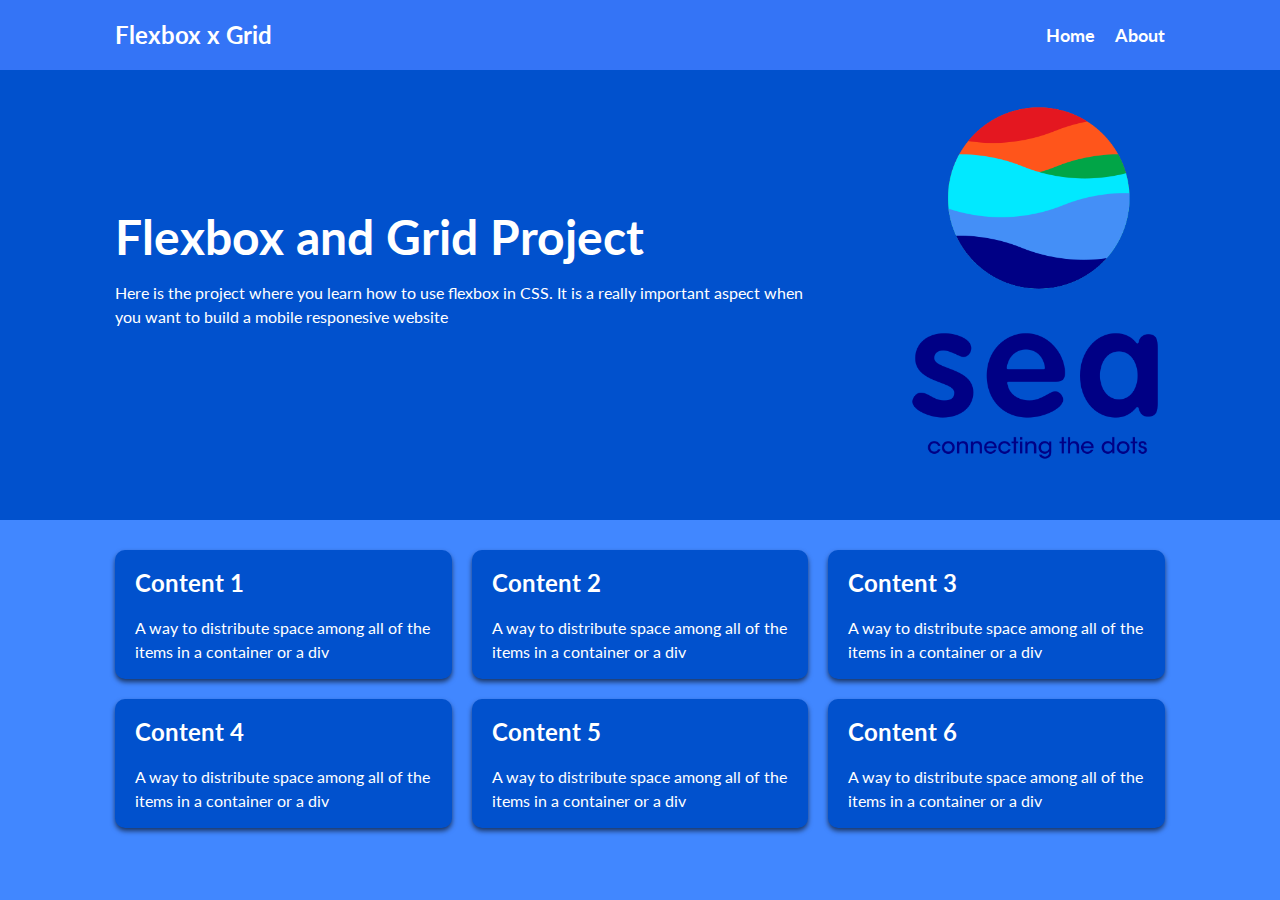
<file: src/index.html>
<!DOCTYPE html>
<html lang="en">
<head>
    <meta charset="UTF-8">
    <meta http-equiv="X-UA-Compatible" content="IE=edge">
    <meta name="viewport" content="width=device-width, initial-scale=1.0">
    <link rel="stylesheet" href="./styles/style.css">

    <title>Flexbox and Grid CSS</title>
</head>
<body>
    <nav class="navbar">
        <div class="container">
            <div class="logo">Flexbox x Grid</div>
            <ul class="nav">
                <li>
                    <a href="#">Home</a>
                </li>
                <li>
                    <a href="#">About</a>
                </li>
            </ul>
        </div>
    </nav>

    <header class="header">
        <div class="container">
            <div>
                <h1>Flexbox and Grid Project</h1>
                <p>Here is the project where you learn how to use flexbox in CSS. It is a really important aspect when you want to build a mobile responesive website</p>
            </div>
            <img src="../assets/img/Sea_Group_logo.png" alt="Header Image">
        </div>
    </header>

    <section class="boxes">
        <div class="container">
            <div class="box">
                <h2>Content 1</h2>
                <p>
                    A way to distribute space among all of the items in a container or a div
                </p>
            </div>
            <div class="box">
                <h2>Content 2</h2>
                <p>
                    A way to distribute space among all of the items in a container or a div
                </p>
            </div>
            <div class="box">
                <h2>Content 3</h2>
                <p>
                    A way to distribute space among all of the items in a container or a div
                </p>
            </div>
            <div class="box">
                <h2>Content 4</h2>
                <p>
                    A way to distribute space among all of the items in a container or a div
                </p>
            </div>
            <div class="box">
                <h2>Content 5</h2>
                <p>
                    A way to distribute space among all of the items in a container or a div
                </p>
            </div>
            <div class="box">
                <h2>Content 6</h2>
                <p>
                    A way to distribute space among all of the items in a container or a div
                </p>
            </div>
        </div>
    </section>
</body>
</html>
</file>
<file: src/styles/style.css>
@import url('https://fonts.googleapis.com/css2?family=Lato&display=swap');

:root {
    --blue: #4187ff;
    --lightblue: #3474f6;
    --darkblue: #0151cd;
    --gray: #333;
    --white: #fff;
    --teal: #04ffff;
}

* {
    box-sizing: border-box;
    margin: 0;
    pad: 0;
}

body {
    font-family: 'Lato', sans-serif;
    font-size: 16px;
    line-height: 1.5;
    color: var(--gray);
    background: var(--blue);
}

img {
    max-width: 100%;
}

h1, h2 {
    margin-bottom: 15px;
}

ul {
    list-style: none;
}

.container {
    max-width: 1100px;
    margin: 0 auto;
    padding: 0 25px;
}

/* Navbar */
.navbar {
    background: var(--lightblue);
    color: var(--white);
    height: 70px;
}

.navbar .logo {
    font-size: x-large;
    font-weight: bold;
}

.navbar a {
    color: var(--white);
    text-decoration: none;
    font-size: 18px;
    font-weight: bold;
}

.navbar a:hover {
    color: var(--teal);
}

.navbar .container {
    height: 100%;
    display: flex;
    justify-content: space-between;
    align-items: center;
}

.navbar ul {
    display: flex;
}

.navbar ul li {
    margin-left: 20px;
}
/* Navbar end */

/* Header / Hero section */
.header {
    background-color: var(--darkblue);
    color: var(--white);
    min-height: 450px;
}

.header h1 {
    font-size: 3rem;
    font-weight: bold;
    line-height: 1.2;
}

.header img {
    max-width: 260px;
    margin-top: 30px;
    margin-left: 100px;
}

.header .container {
    display: flex;
    align-items: center;
    justify-content: space-between;
}
/* Header / Hero section end */

/* Content boxes */
.boxes {
    margin-bottom: 30px;
}

.boxes .container {
    display: grid;
    margin-top: 30px;
    grid-template-columns: repeat(auto-fill, minmax(300px, 1fr));
    gap: 20px;
}

.box {
    background: var(--darkblue);
    color: var(--white);
    border-radius: 10px;
    box-shadow: 0 3px 5px rgba(0, 0, 0, 0.6);
    padding: 15px 20px;
}
/* Content boxes end */

/* Responsiveness */
@media(max-width: 768px) {
    .header .container {
        flex-direction: column;
        padding-top: 20px;
        text-align: center;
    }

    .boxes .container {
        display: flex;
        flex-direction: column;
        margin-bottom: 30px;
    }

    .header img {
        margin: 0;
        margin-top: 40px;
        margin-bottom: 40px;
    }
}
/* Responsiveness end */
</file>
